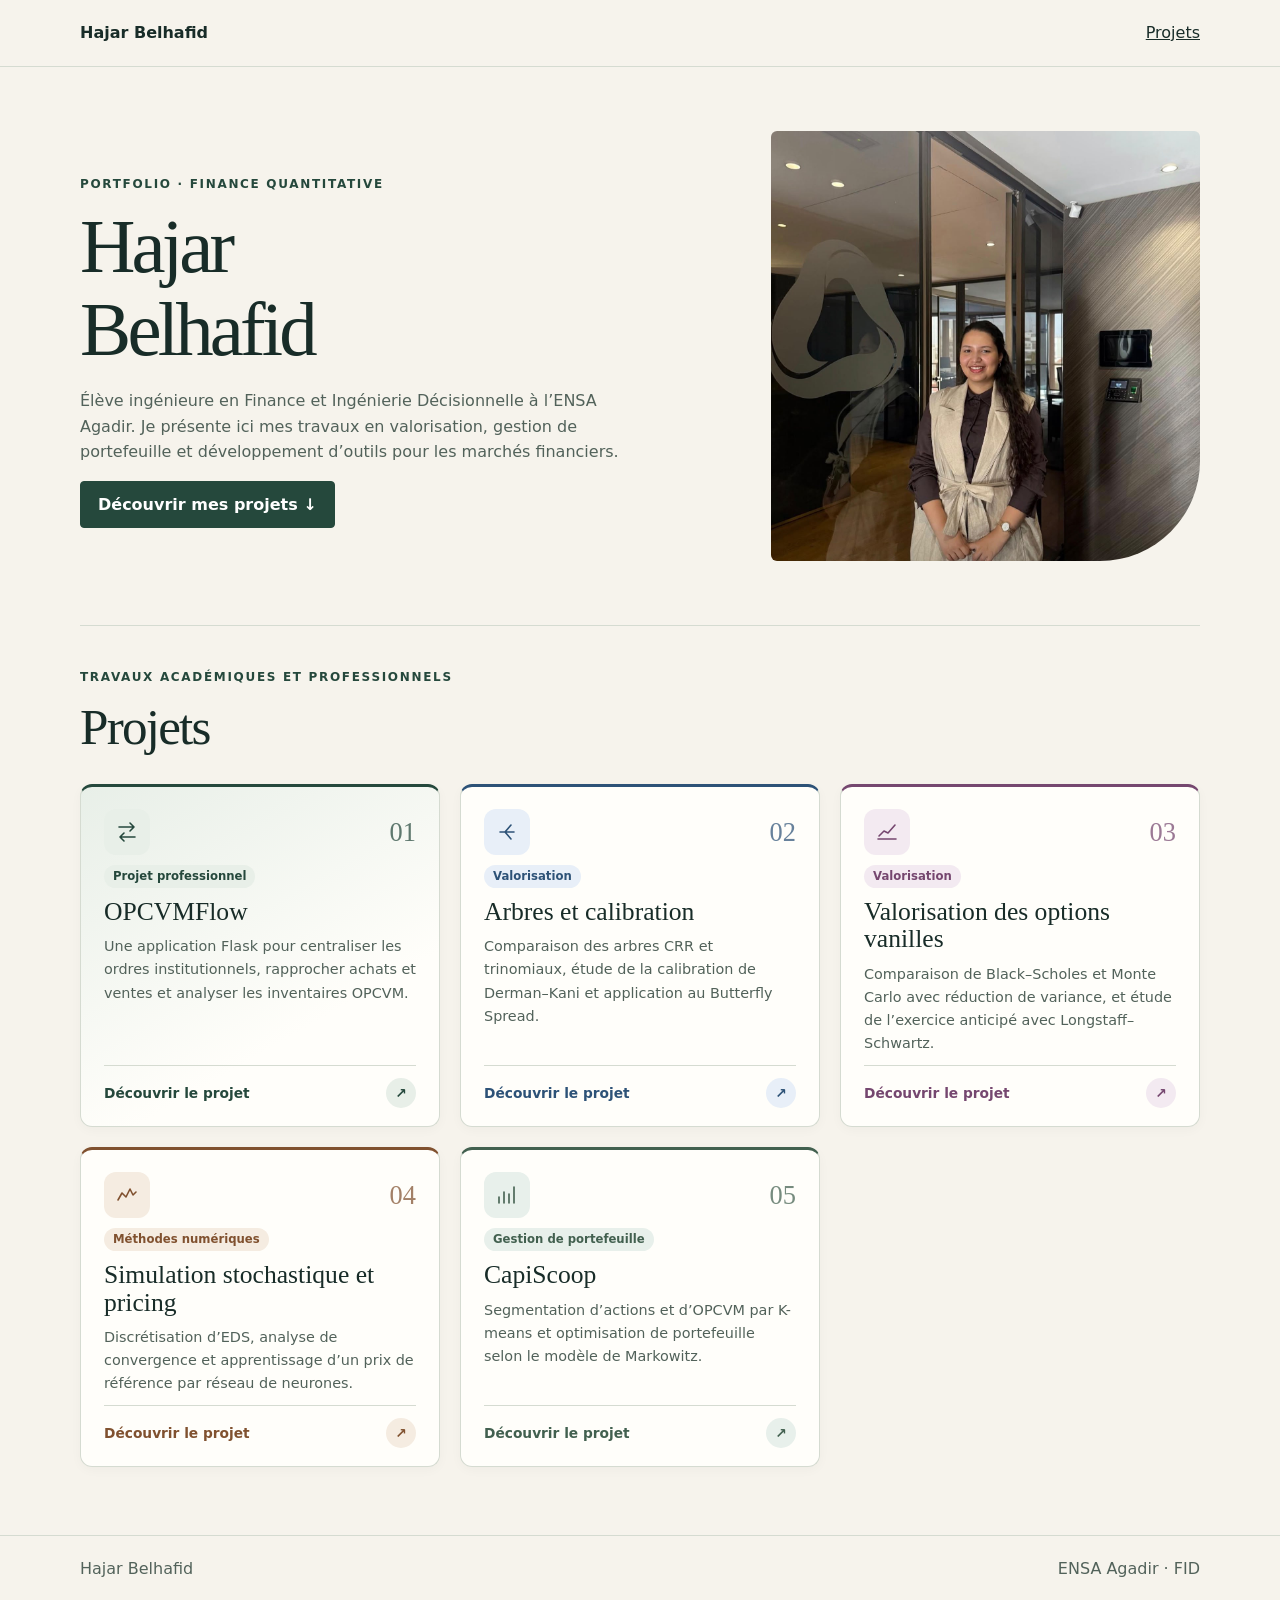
<file: index.html>
<!doctype html><html lang="fr"><head><meta charset="utf-8"><meta name="viewport" content="width=device-width, initial-scale=1"><title>Portfolio · Hajar Belhafid</title><meta name="description" content="Portfolio de projets en finance quantitative de Hajar Belhafid."><link rel="stylesheet" href="style.css"></head><body><header><div class="wrap"><a class="brand" href="index.html">Hajar Belhafid</a><a href="index.html#projets">Projets</a></div></header><main class="wrap"><section class="hero"><div><p class="eyebrow">Portfolio · Finance quantitative</p><h1>Hajar<br>Belhafid</h1><p>Élève ingénieure en Finance et Ingénierie Décisionnelle à l’ENSA Agadir. Je présente ici mes travaux en valorisation, gestion de portefeuille et développement d’outils pour les marchés financiers.</p><a class="button" href="#projets">Découvrir mes projets ↓</a></div><img class="portrait" src="assets/hajar.jpg" alt="Portrait de Hajar Belhafid"></section><section class="projects" id="projets"><p class="eyebrow">Travaux académiques et professionnels</p><h2>Projets</h2><div class="grid"><a class="card project-card theme-1" href="opcvmflow.html">
  <div class="card-top"><span class="project-icon" aria-hidden="true"><svg width="24" height="24" viewBox="0 0 24 24" fill="none" stroke="currentColor" stroke-width="1.6" stroke-linecap="round" stroke-linejoin="round"><path d="M4 7h15m-4-4 4 4-4 4M20 17H5m4-4-4 4 4 4"/></svg></span><span class="project-number" aria-hidden="true">01</span></div>
  <span class="project-category">Projet professionnel</span>
  <h3>OPCVMFlow</h3>
  <p>Une application Flask pour centraliser les ordres institutionnels, rapprocher achats et ventes et analyser les inventaires OPCVM.</p>
  <span class="action">Découvrir le projet <span class="card-arrow" aria-hidden="true">↗</span></span>
</a><a class="card project-card theme-2" href="arbres.html">
  <div class="card-top"><span class="project-icon" aria-hidden="true"><svg width="24" height="24" viewBox="0 0 24 24" fill="none" stroke="currentColor" stroke-width="1.6" stroke-linecap="round" stroke-linejoin="round"><path d="M5 12h5m0 0 6-7m-6 7 6 7m-6-7h9"/></svg></span><span class="project-number" aria-hidden="true">02</span></div>
  <span class="project-category">Valorisation</span>
  <h3>Arbres et calibration</h3>
  <p>Comparaison des arbres CRR et trinomiaux, étude de la calibration de Derman–Kani et application au Butterfly Spread.</p>
  <span class="action">Découvrir le projet <span class="card-arrow" aria-hidden="true">↗</span></span>
</a><a class="card project-card theme-3" href="options.html">
  <div class="card-top"><span class="project-icon" aria-hidden="true"><svg width="24" height="24" viewBox="0 0 24 24" fill="none" stroke="currentColor" stroke-width="1.6" stroke-linecap="round" stroke-linejoin="round"><path d="M3 19h18M4 16l5-5 4 2 7-8"/></svg></span><span class="project-number" aria-hidden="true">03</span></div>
  <span class="project-category">Valorisation</span>
  <h3>Valorisation des options vanilles</h3>
  <p>Comparaison de Black–Scholes et Monte Carlo avec réduction de variance, et étude de l’exercice anticipé avec Longstaff–Schwartz.</p>
  <span class="action">Découvrir le projet <span class="card-arrow" aria-hidden="true">↗</span></span>
</a><a class="card project-card theme-4" href="euler.html">
  <div class="card-top"><span class="project-icon" aria-hidden="true"><svg width="24" height="24" viewBox="0 0 24 24" fill="none" stroke="currentColor" stroke-width="1.6" stroke-linecap="round" stroke-linejoin="round"><path d="M3 17l4-7 4 4 4-8 3 6 3-3"/></svg></span><span class="project-number" aria-hidden="true">04</span></div>
  <span class="project-category">Méthodes numériques</span>
  <h3>Simulation stochastique et pricing</h3>
  <p>Discrétisation d’EDS, analyse de convergence et apprentissage d’un prix de référence par réseau de neurones.</p>
  <span class="action">Découvrir le projet <span class="card-arrow" aria-hidden="true">↗</span></span>
</a><a class="card project-card theme-5" href="capiscoop.html">
  <div class="card-top"><span class="project-icon" aria-hidden="true"><svg width="24" height="24" viewBox="0 0 24 24" fill="none" stroke="currentColor" stroke-width="1.6" stroke-linecap="round" stroke-linejoin="round"><path d="M4 20v-6m5 6V9m5 11v-9m5 9V4"/></svg></span><span class="project-number" aria-hidden="true">05</span></div>
  <span class="project-category">Gestion de portefeuille</span>
  <h3>CapiScoop</h3>
  <p>Segmentation d’actions et d’OPCVM par K-means et optimisation de portefeuille selon le modèle de Markowitz.</p>
  <span class="action">Découvrir le projet <span class="card-arrow" aria-hidden="true">↗</span></span>
</a></div></section></main><footer><div class="wrap"><span>Hajar Belhafid</span><span>ENSA Agadir · FID</span></div></footer></body></html>
</file>
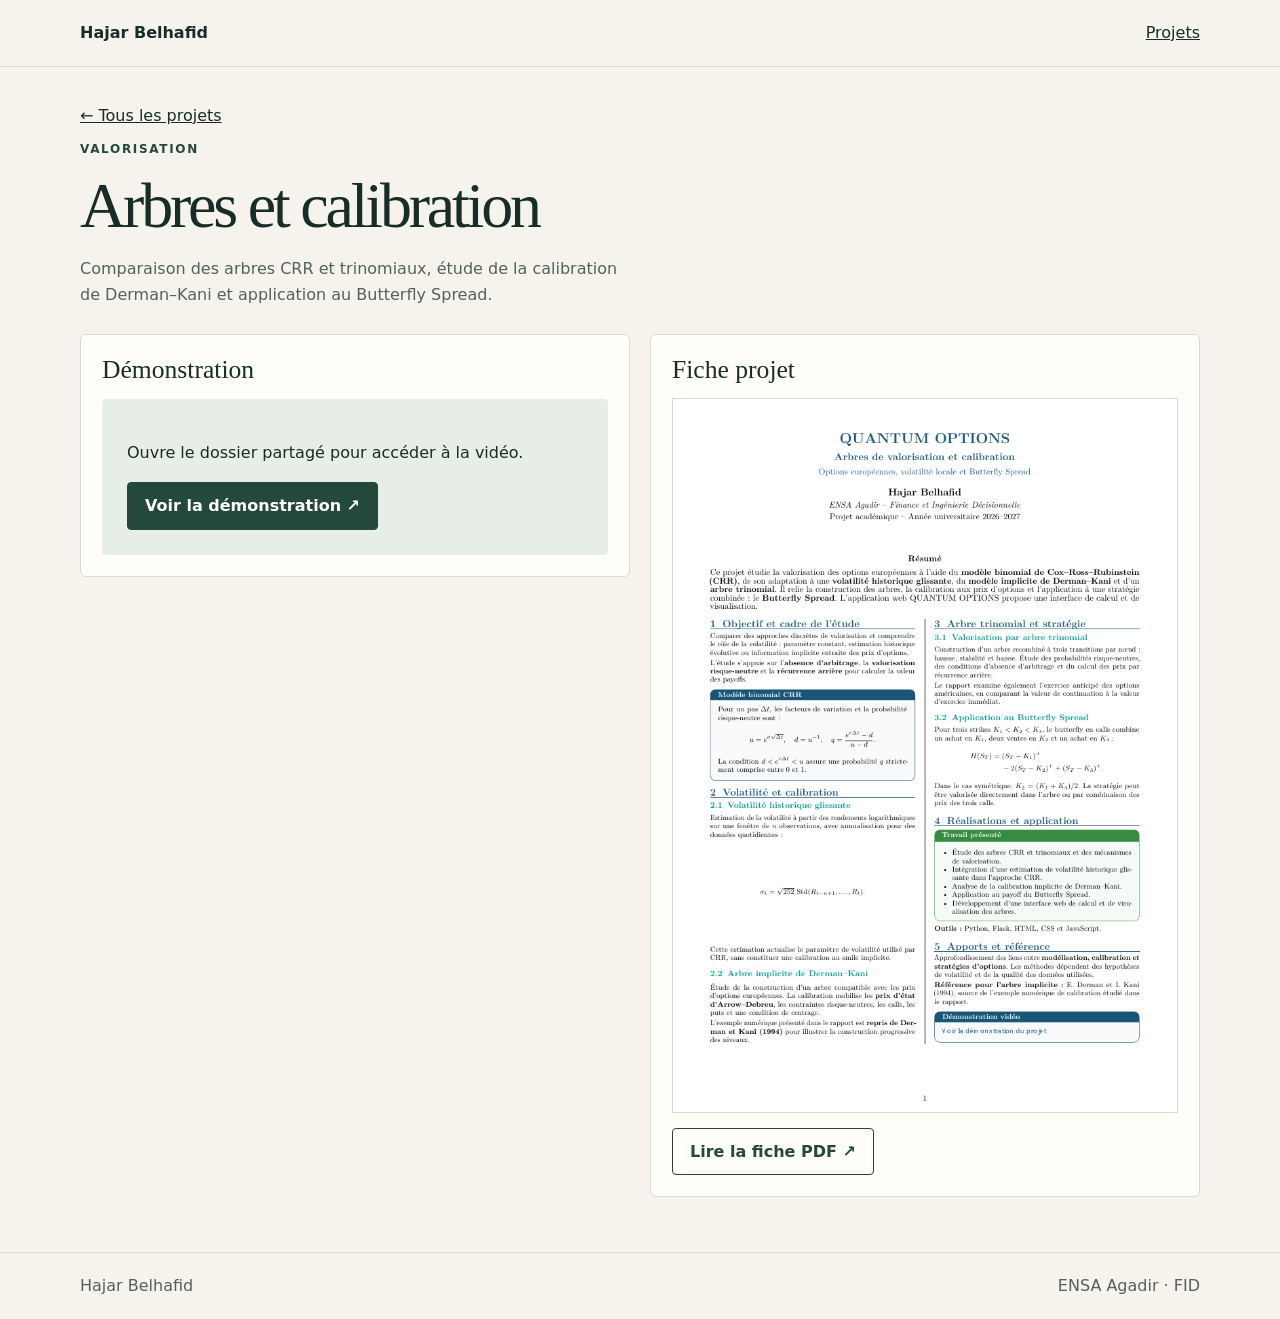
<file: arbres.html>
<!doctype html><html lang="fr"><head><meta charset="utf-8"><meta name="viewport" content="width=device-width, initial-scale=1"><title>Arbres et calibration · Hajar Belhafid</title><meta name="description" content="Portfolio de projets en finance quantitative de Hajar Belhafid."><link rel="stylesheet" href="style.css"></head><body><header><div class="wrap"><a class="brand" href="index.html">Hajar Belhafid</a><a href="index.html#projets">Projets</a></div></header><main class="wrap detail"><a href="index.html#projets">← Tous les projets</a><p class="eyebrow">Valorisation</p><h1>Arbres et calibration</h1><p class="intro">Comparaison des arbres CRR et trinomiaux, étude de la calibration de Derman–Kani et application au Butterfly Spread.</p><div class="panels"><section class="panel"><h3>Démonstration</h3><div class="media"><p>Ouvre le dossier partagé pour accéder à la vidéo.</p><a class="button" href="https://drive.google.com/drive/folders/1NCGxliaIML7uo4xcMKzHugIjJJUGdwLV" target="_blank" rel="noopener noreferrer">Voir la démonstration ↗</a></div></section><section class="panel"><h3>Fiche projet</h3><a class="pdf-preview" href="assets/arbres.pdf" target="_blank" rel="noopener"><img src="assets/arbres.png" alt="Aperçu de la fiche Arbres et calibration"></a><a class="button secondary" href="assets/arbres.pdf" target="_blank" rel="noopener">Lire la fiche PDF ↗</a></section></div></main><footer><div class="wrap"><span>Hajar Belhafid</span><span>ENSA Agadir · FID</span></div></footer></body></html>
</file>
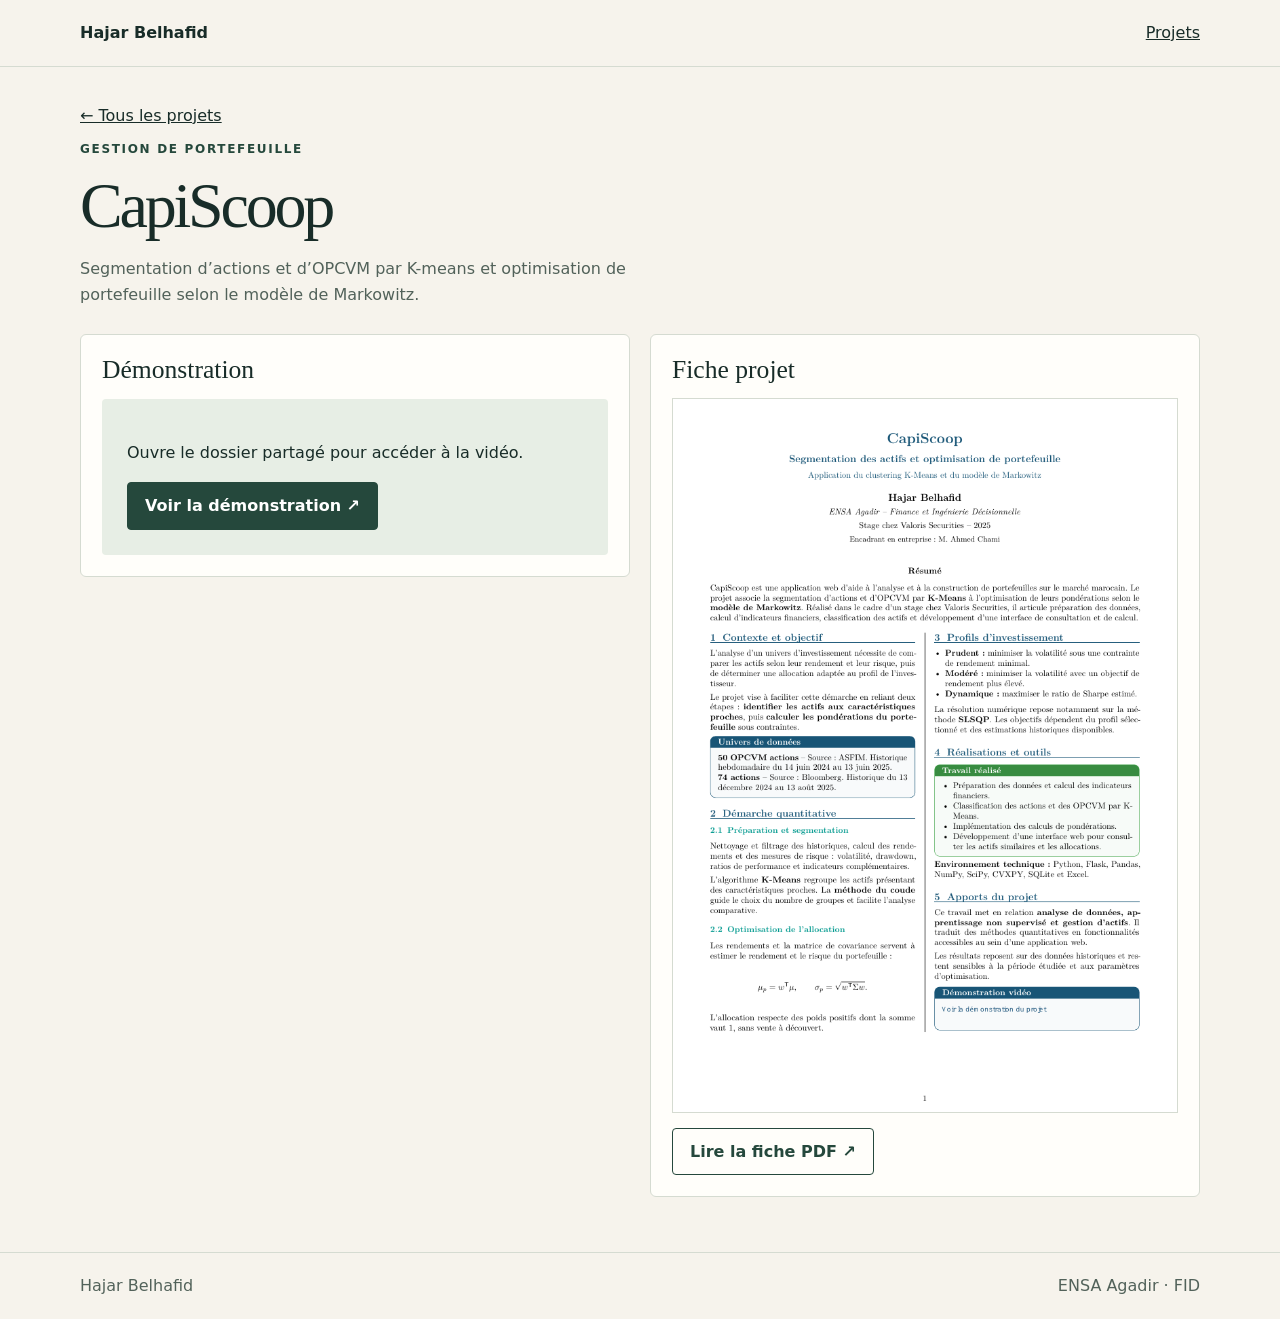
<file: capiscoop.html>
<!doctype html><html lang="fr"><head><meta charset="utf-8"><meta name="viewport" content="width=device-width, initial-scale=1"><title>CapiScoop · Hajar Belhafid</title><meta name="description" content="Portfolio de projets en finance quantitative de Hajar Belhafid."><link rel="stylesheet" href="style.css"></head><body><header><div class="wrap"><a class="brand" href="index.html">Hajar Belhafid</a><a href="index.html#projets">Projets</a></div></header><main class="wrap detail"><a href="index.html#projets">← Tous les projets</a><p class="eyebrow">Gestion de portefeuille</p><h1>CapiScoop</h1><p class="intro">Segmentation d’actions et d’OPCVM par K-means et optimisation de portefeuille selon le modèle de Markowitz.</p><div class="panels"><section class="panel"><h3>Démonstration</h3><div class="media"><p>Ouvre le dossier partagé pour accéder à la vidéo.</p><a class="button" href="https://drive.google.com/drive/folders/1nGm-JAVk4tBJipr9t2lrMQ-Me7dEmDBf" target="_blank" rel="noopener noreferrer">Voir la démonstration ↗</a></div></section><section class="panel"><h3>Fiche projet</h3><a class="pdf-preview" href="assets/capiscoop.pdf" target="_blank" rel="noopener"><img src="assets/capiscoop.png" alt="Aperçu de la fiche CapiScoop"></a><a class="button secondary" href="assets/capiscoop.pdf" target="_blank" rel="noopener">Lire la fiche PDF ↗</a></section></div></main><footer><div class="wrap"><span>Hajar Belhafid</span><span>ENSA Agadir · FID</span></div></footer></body></html>
</file>
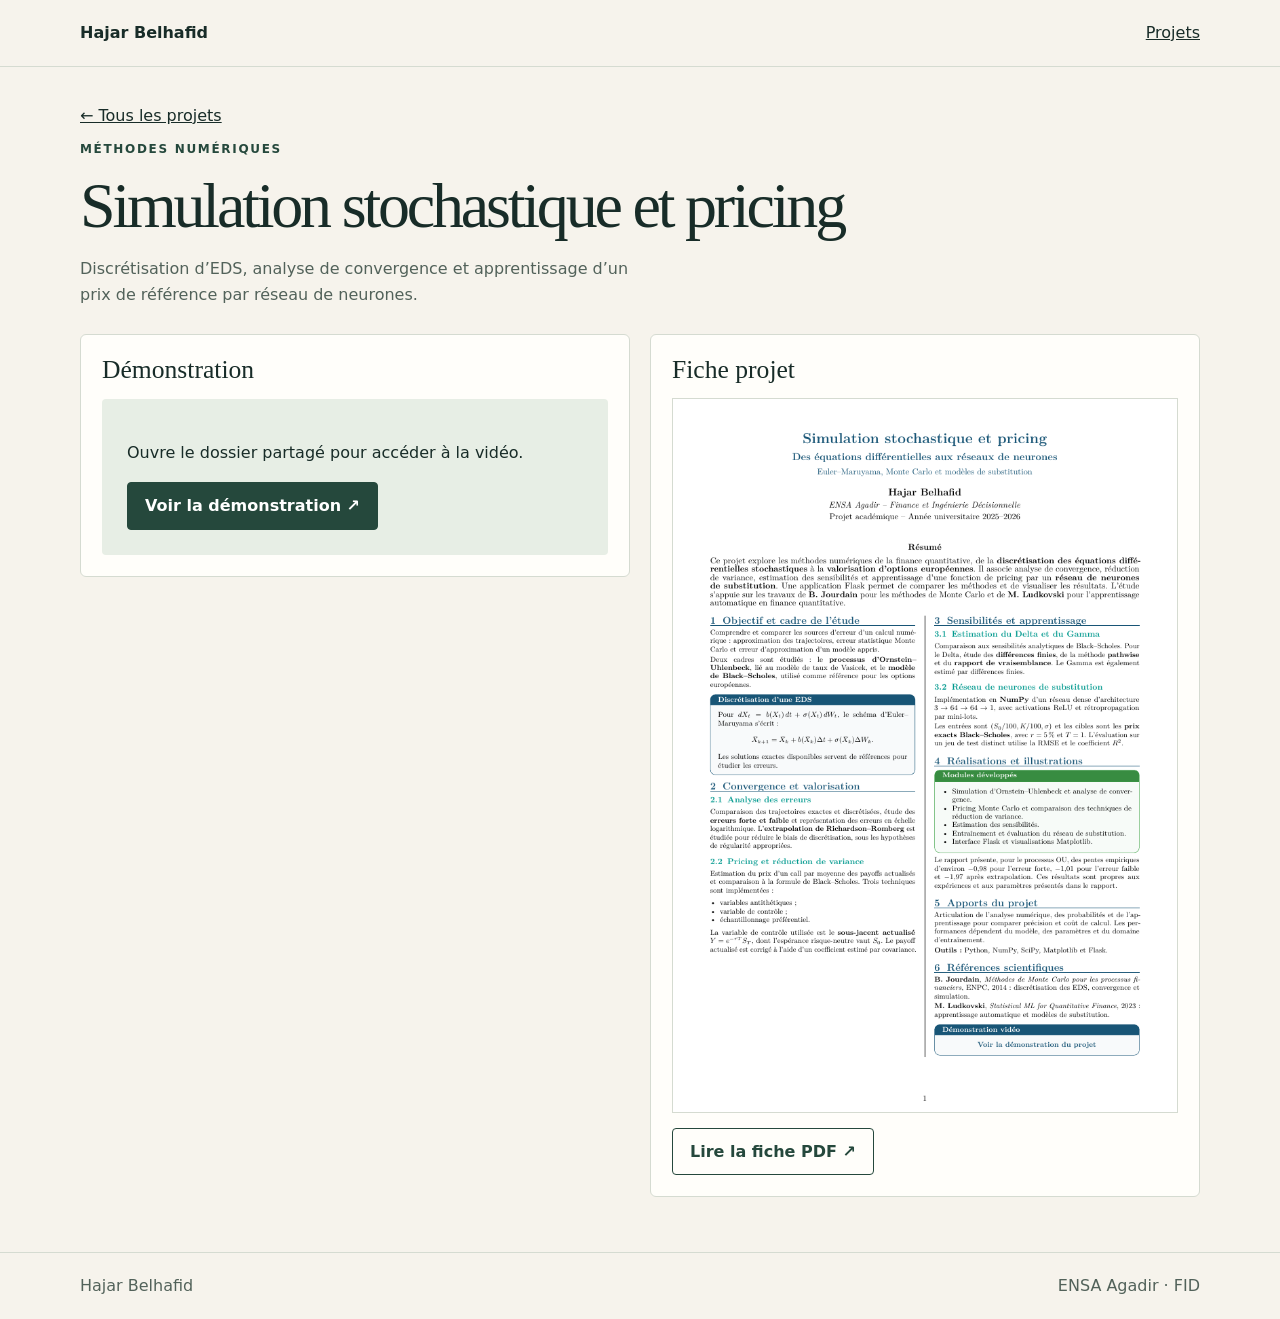
<file: euler.html>
<!doctype html><html lang="fr"><head><meta charset="utf-8"><meta name="viewport" content="width=device-width, initial-scale=1"><title>Simulation stochastique et pricing · Hajar Belhafid</title><meta name="description" content="Portfolio de projets en finance quantitative de Hajar Belhafid."><link rel="stylesheet" href="style.css"></head><body><header><div class="wrap"><a class="brand" href="index.html">Hajar Belhafid</a><a href="index.html#projets">Projets</a></div></header><main class="wrap detail"><a href="index.html#projets">← Tous les projets</a><p class="eyebrow">Méthodes numériques</p><h1>Simulation stochastique et pricing</h1><p class="intro">Discrétisation d’EDS, analyse de convergence et apprentissage d’un prix de référence par réseau de neurones.</p><div class="panels"><section class="panel"><h3>Démonstration</h3><div class="media"><p>Ouvre le dossier partagé pour accéder à la vidéo.</p><a class="button" href="https://drive.google.com/drive/folders/1iMHmA84eq3jbYTgslCl7aC3qunh6dW2u?usp=sharing" target="_blank" rel="noopener noreferrer">Voir la démonstration ↗</a></div></section><section class="panel"><h3>Fiche projet</h3><a class="pdf-preview" href="assets/euler.pdf" target="_blank" rel="noopener"><img src="assets/euler.png" alt="Aperçu de la fiche Simulation stochastique et pricing"></a><a class="button secondary" href="assets/euler.pdf" target="_blank" rel="noopener">Lire la fiche PDF ↗</a></section></div></main><footer><div class="wrap"><span>Hajar Belhafid</span><span>ENSA Agadir · FID</span></div></footer></body></html>
</file>
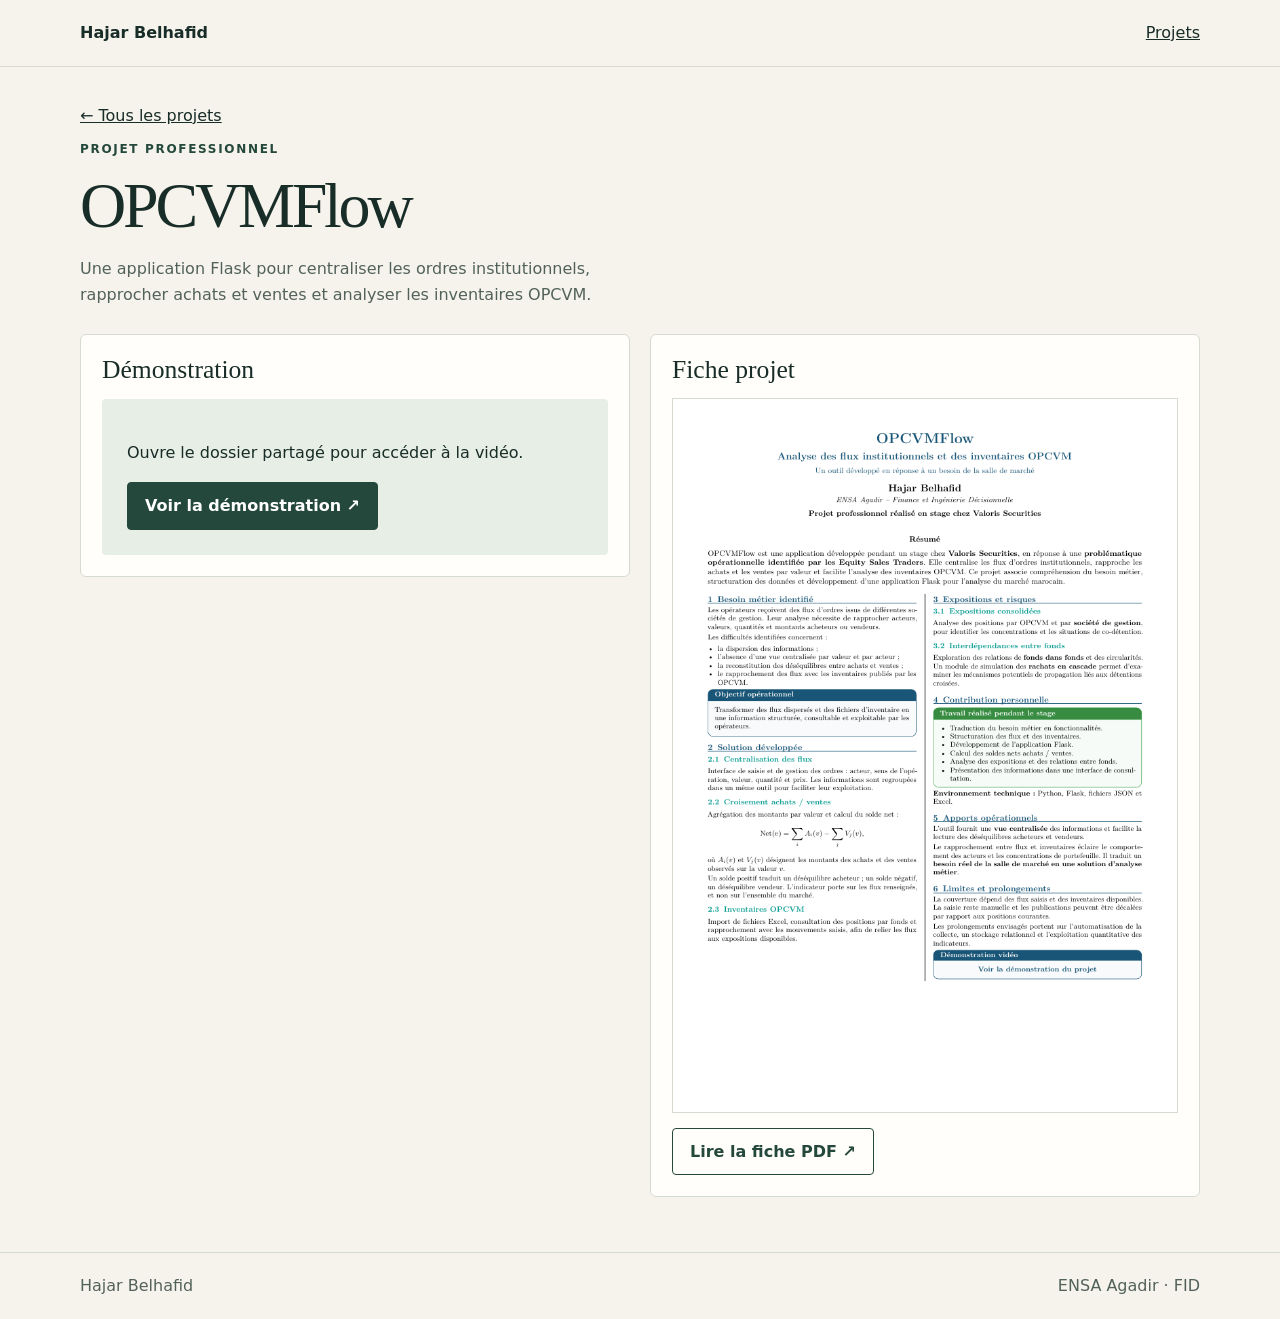
<file: opcvmflow.html>
<!doctype html><html lang="fr"><head><meta charset="utf-8"><meta name="viewport" content="width=device-width, initial-scale=1"><title>OPCVMFlow · Hajar Belhafid</title><meta name="description" content="Portfolio de projets en finance quantitative de Hajar Belhafid."><link rel="stylesheet" href="style.css"></head><body><header><div class="wrap"><a class="brand" href="index.html">Hajar Belhafid</a><a href="index.html#projets">Projets</a></div></header><main class="wrap detail"><a href="index.html#projets">← Tous les projets</a><p class="eyebrow">Projet professionnel</p><h1>OPCVMFlow</h1><p class="intro">Une application Flask pour centraliser les ordres institutionnels, rapprocher achats et ventes et analyser les inventaires OPCVM.</p><div class="panels"><section class="panel"><h3>Démonstration</h3><div class="media"><p>Ouvre le dossier partagé pour accéder à la vidéo.</p><a class="button" href="https://drive.google.com/drive/folders/1jZgexfj-SI3p8IyOKCImxe6u595gx386?usp=sharing" target="_blank" rel="noopener noreferrer">Voir la démonstration ↗</a></div></section><section class="panel"><h3>Fiche projet</h3><a class="pdf-preview" href="assets/opcvmflow.pdf" target="_blank" rel="noopener"><img src="assets/opcvmflow.png" alt="Aperçu de la fiche OPCVMFlow"></a><a class="button secondary" href="assets/opcvmflow.pdf" target="_blank" rel="noopener">Lire la fiche PDF ↗</a></section></div></main><footer><div class="wrap"><span>Hajar Belhafid</span><span>ENSA Agadir · FID</span></div></footer></body></html>
</file>
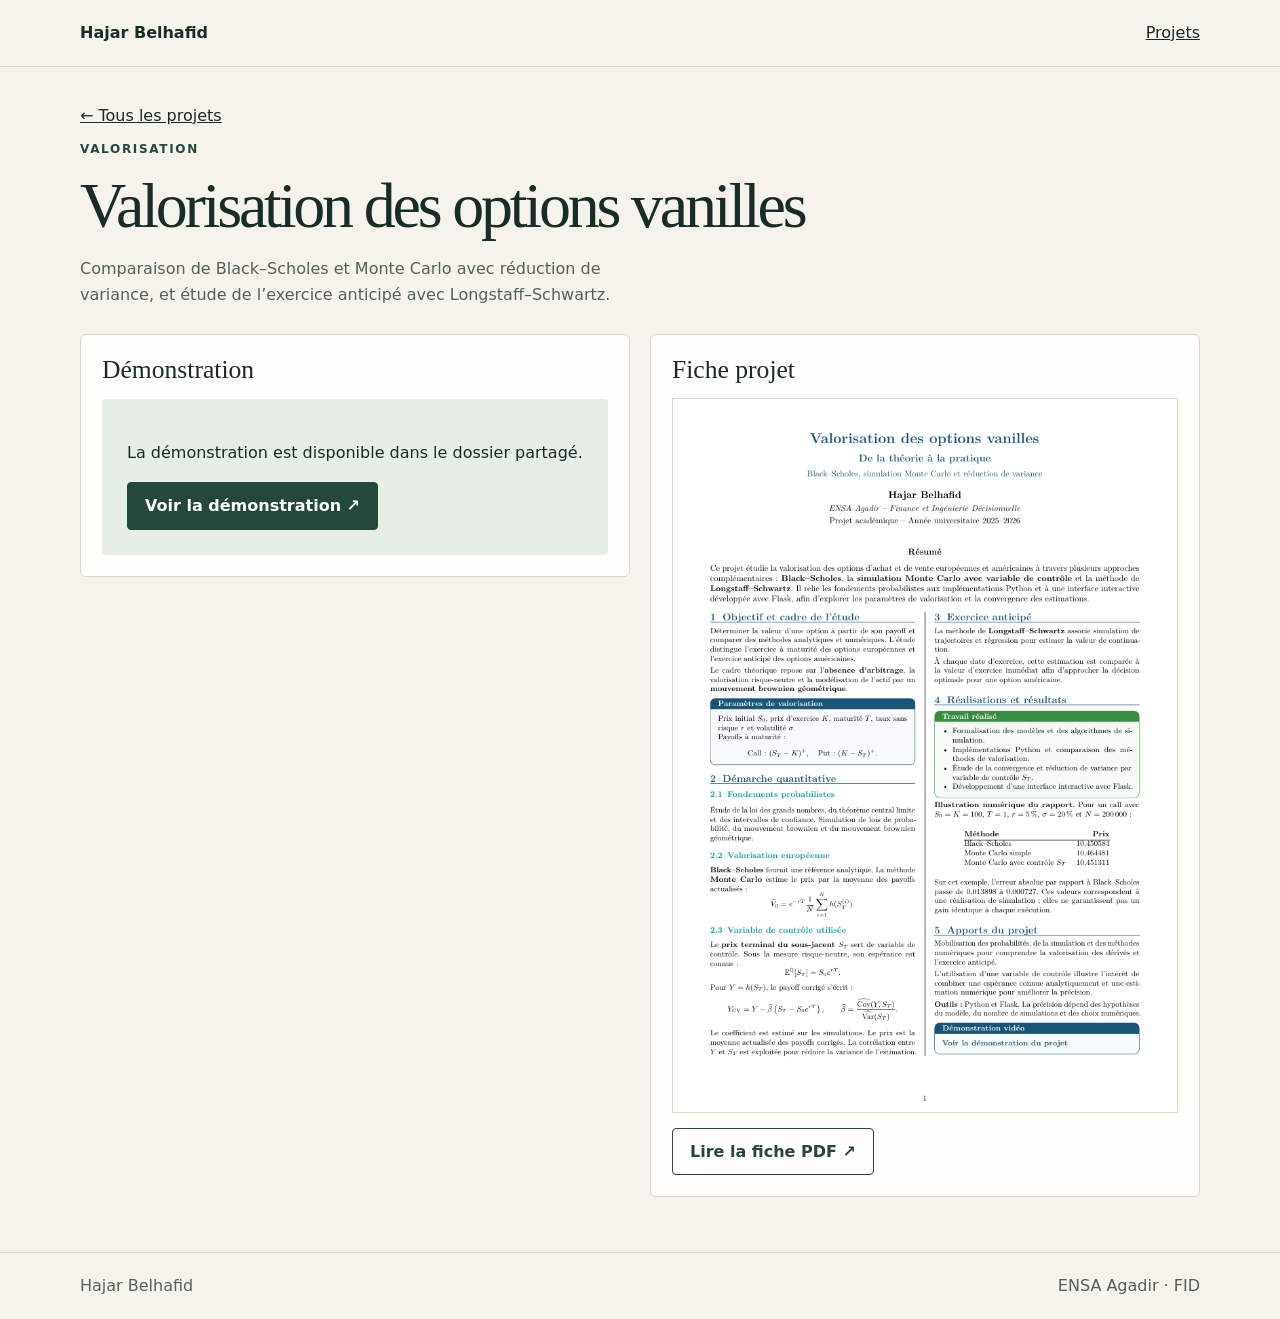
<file: options.html>
<!doctype html><html lang="fr"><head><meta charset="utf-8"><meta name="viewport" content="width=device-width, initial-scale=1"><title>Valorisation des options vanilles · Hajar Belhafid</title><meta name="description" content="Portfolio de projets en finance quantitative de Hajar Belhafid."><link rel="stylesheet" href="style.css"></head><body><header><div class="wrap"><a class="brand" href="index.html">Hajar Belhafid</a><a href="index.html#projets">Projets</a></div></header><main class="wrap detail"><a href="index.html#projets">← Tous les projets</a><p class="eyebrow">Valorisation</p><h1>Valorisation des options vanilles</h1><p class="intro">Comparaison de Black–Scholes et Monte Carlo avec réduction de variance, et étude de l’exercice anticipé avec Longstaff–Schwartz.</p><div class="panels"><section class="panel"><h3>Démonstration</h3><div class="media"><p>La démonstration est disponible dans le dossier partagé.</p><a class="button" href="https://drive.google.com/drive/folders/1_ns1qUpr2QY6Q5w-UXia11NfuSX4m5vh" target="_blank" rel="noopener noreferrer">Voir la démonstration ↗</a></div></section><section class="panel"><h3>Fiche projet</h3><a class="pdf-preview" href="assets/options.pdf" target="_blank" rel="noopener"><img src="assets/options.png" alt="Aperçu de la fiche Valorisation des options vanilles"></a><a class="button secondary" href="assets/options.pdf" target="_blank" rel="noopener">Lire la fiche PDF ↗</a></section></div></main><footer><div class="wrap"><span>Hajar Belhafid</span><span>ENSA Agadir · FID</span></div></footer></body></html>
</file>
<file: style.css>
:root{color-scheme:light;--paper:#f6f3ec;--ink:#182c28;--muted:#52625a;--line:#d5dbd1;--green:#25483c;--white:#fffefa}*{box-sizing:border-box}body{margin:0;background:var(--paper);color:var(--ink);font:16px/1.6 system-ui,sans-serif}a{color:inherit}a:focus-visible{outline:3px solid #9e6132;outline-offset:4px}.wrap{width:min(1120px,calc(100% - 48px));margin:auto}header .wrap,footer .wrap{display:flex;justify-content:space-between;gap:16px;align-items:center;padding:20px 0}header{border-bottom:1px solid var(--line)}.brand{font-weight:750;text-decoration:none}.eyebrow{font-size:.75rem;text-transform:uppercase;letter-spacing:.14em;font-weight:700;color:var(--green)}h1,h2,h3{font-family:Georgia,serif;font-weight:500;line-height:1.08;margin:0}h1{font-size:clamp(2.8rem,6vw,5.8rem);letter-spacing:-.05em}h2{font-size:clamp(2rem,4vw,3.5rem);letter-spacing:-.035em}h3{font-size:1.6rem}.hero{display:grid;grid-template-columns:1.4fr 1fr;align-items:center;gap:8%;padding:64px 0}.hero p:not(.eyebrow),.intro{color:var(--muted);max-width:55ch}.portrait{width:100%;height:430px;object-fit:cover;object-position:50% 64%;border-radius:6px 6px 100px 6px}.button{display:inline-block;background:var(--green);color:white;text-decoration:none;border:1px solid var(--green);padding:10px 17px;border-radius:4px;font-weight:650}.button:hover{background:#356351}.button.secondary{background:var(--white);color:var(--green)}.projects{padding:30px 0 68px;border-top:1px solid var(--line)}.grid{display:grid;grid-template-columns:repeat(3,1fr);gap:14px;margin-top:24px}.card{display:flex;flex-direction:column;gap:12px;background:var(--white);padding:23px;border:1px solid var(--line);border-radius:6px;text-decoration:none}.card:first-child{background:#e7eee5}.card:hover{border-color:var(--green)}.card p{margin:0;color:var(--muted)}.card .action{margin-top:auto;color:var(--green);font-weight:700}.detail{padding:36px 0 55px}.detail h1{font-size:clamp(2.4rem,5vw,4.7rem)}.panels{display:grid;grid-template-columns:1fr 1fr;gap:20px;margin-top:26px;align-items:start}.panel{background:var(--white);border:1px solid var(--line);border-radius:6px;padding:21px}.media{background:#e7eee5;padding:25px;margin-top:16px;border-radius:4px}.pdf-preview{display:block;margin:15px 0}.pdf-preview img{width:100%;display:block;border:1px solid var(--line)}footer{border-top:1px solid var(--line);color:var(--muted)}@media(max-width:760px){.hero,.panels{grid-template-columns:1fr;gap:22px}.hero{padding:36px 0}.portrait{height:min(390px,95vw);width:min(100%,450px)}.grid{grid-template-columns:repeat(2,1fr)}}@media(max-width:490px){.grid{grid-template-columns:1fr}.wrap{width:calc(100% - 32px)}}

/* Cartes du portfolio */
.projects .grid {
  gap: 20px;
  margin-top: 30px;
}
.project-card {
  --accent: #25483c;
  --tint: #e8efe8;
  position: relative;
  min-height: 302px;
  gap: 10px;
  padding: 22px 23px 18px;
  border-top: 3px solid var(--accent);
  border-radius: 12px;
  background: var(--white);
  box-shadow: 0 3px 12px #182c2808;
  transition: transform .2s ease, box-shadow .2s ease, border-color .2s ease;
}
.project-card:first-child { background: linear-gradient(150deg, var(--tint), var(--white) 68%); }
.project-card:hover, .project-card:focus-visible {
  border-color: var(--accent);
  box-shadow: 0 12px 26px #182c2818;
  transform: translateY(-4px);
}
.theme-2 { --accent: #2d5277; --tint: #e8eff8; }
.theme-3 { --accent: #75476f; --tint: #f3eaf1; }
.theme-4 { --accent: #80512f; --tint: #f5ece1; }
.theme-5 { --accent: #42604f; --tint: #e8f0eb; }
.card-top { display: flex; justify-content: space-between; align-items: center; }
.project-icon {
  display: grid;
  place-items: center;
  width: 46px;
  height: 46px;
  border-radius: 12px;
  background: var(--tint);
  color: var(--accent);
}
.project-number {
  color: var(--accent);
  font: 1.65rem/1 Georgia, serif;
  opacity: .72;
}
.project-category {
  align-self: flex-start;
  color: var(--accent);
  background: var(--tint);
  padding: 2px 9px;
  border-radius: 99px;
  font-size: .73rem;
  font-weight: 700;
}
.project-card p { font-size: .9rem; }
.project-card .action {
  display: flex;
  justify-content: space-between;
  align-items: center;
  gap: 12px;
  padding-top: 12px;
  border-top: 1px solid var(--line);
  color: var(--accent);
  font-size: .86rem;
}
.card-arrow {
  display: grid;
  place-items: center;
  width: 30px;
  height: 30px;
  border-radius: 50%;
  background: var(--tint);
}
@media (max-width: 490px) {
  .project-card { min-height: 0; }
  .project-card .action { margin-top: 6px; }
}
@media (prefers-reduced-motion: reduce) {
  .project-card { transition: none; }
  .project-card:hover, .project-card:focus-visible { transform: none; }
}
</file>
